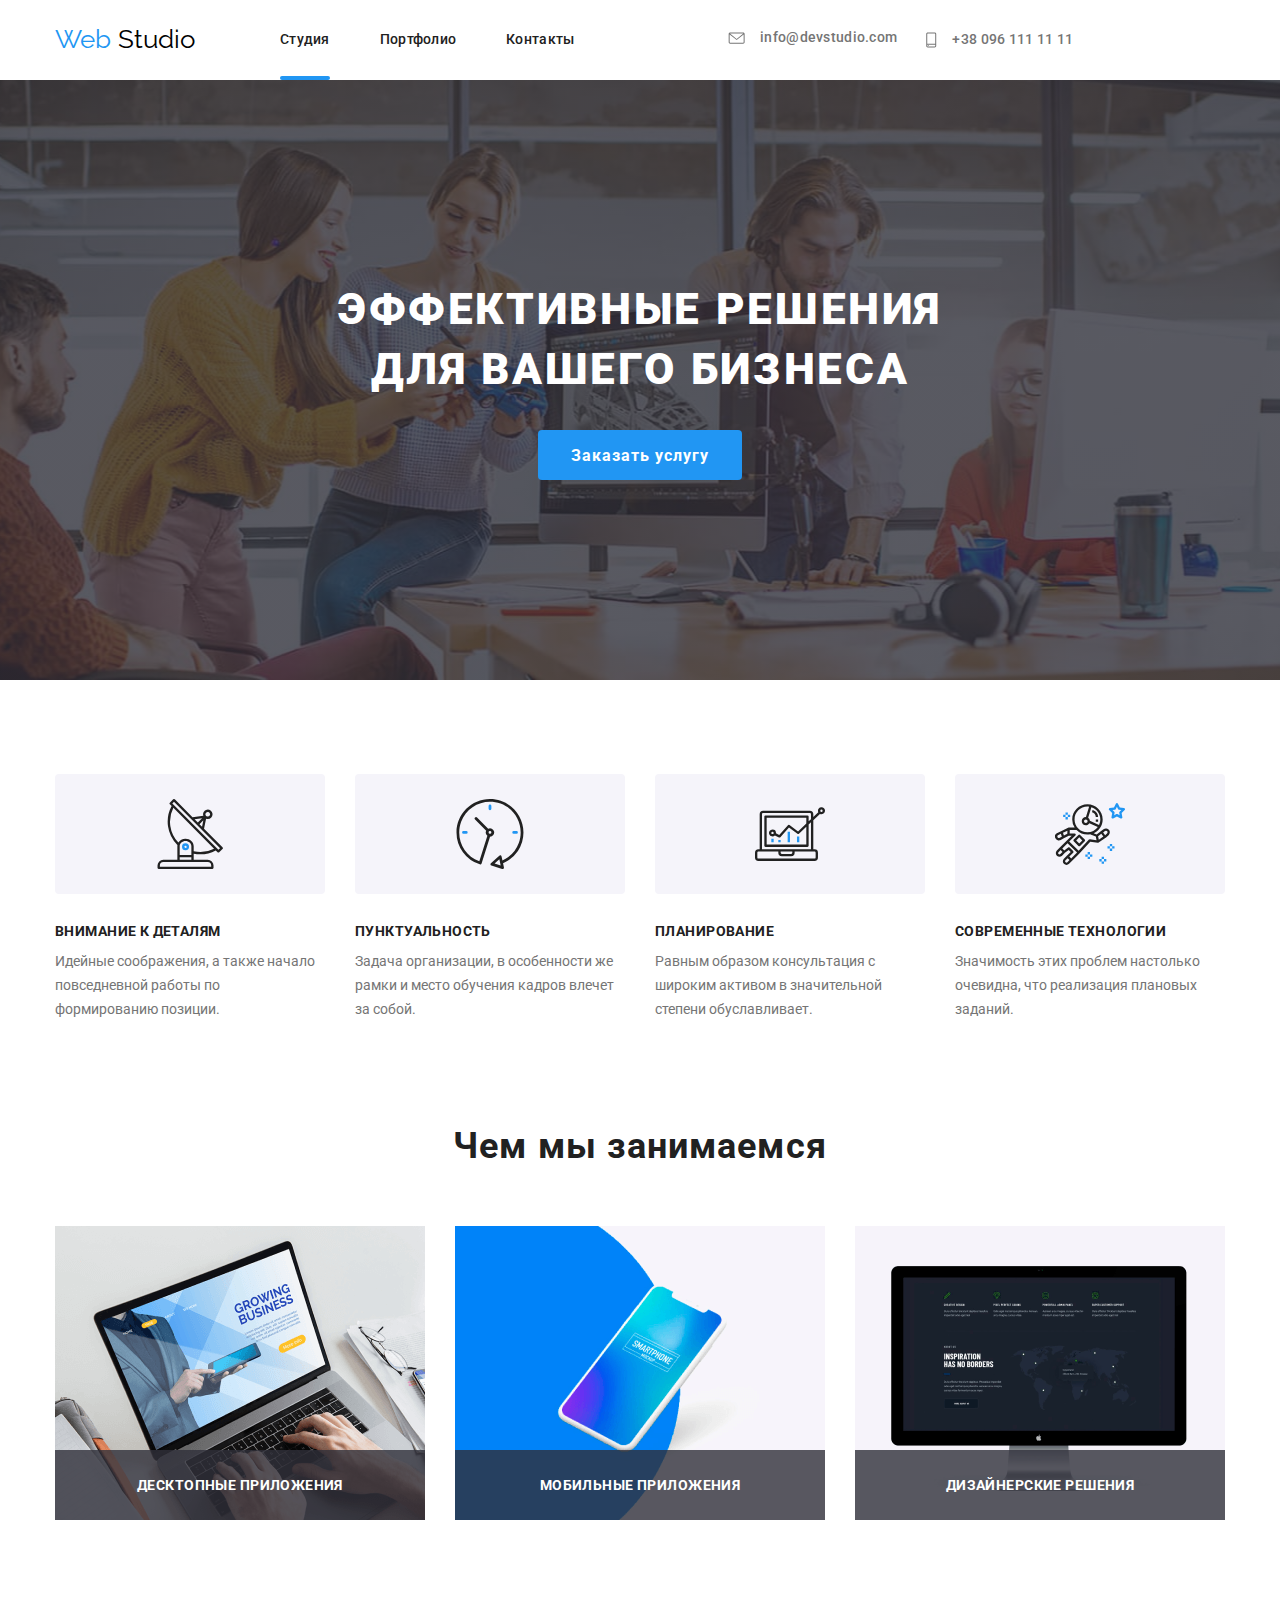
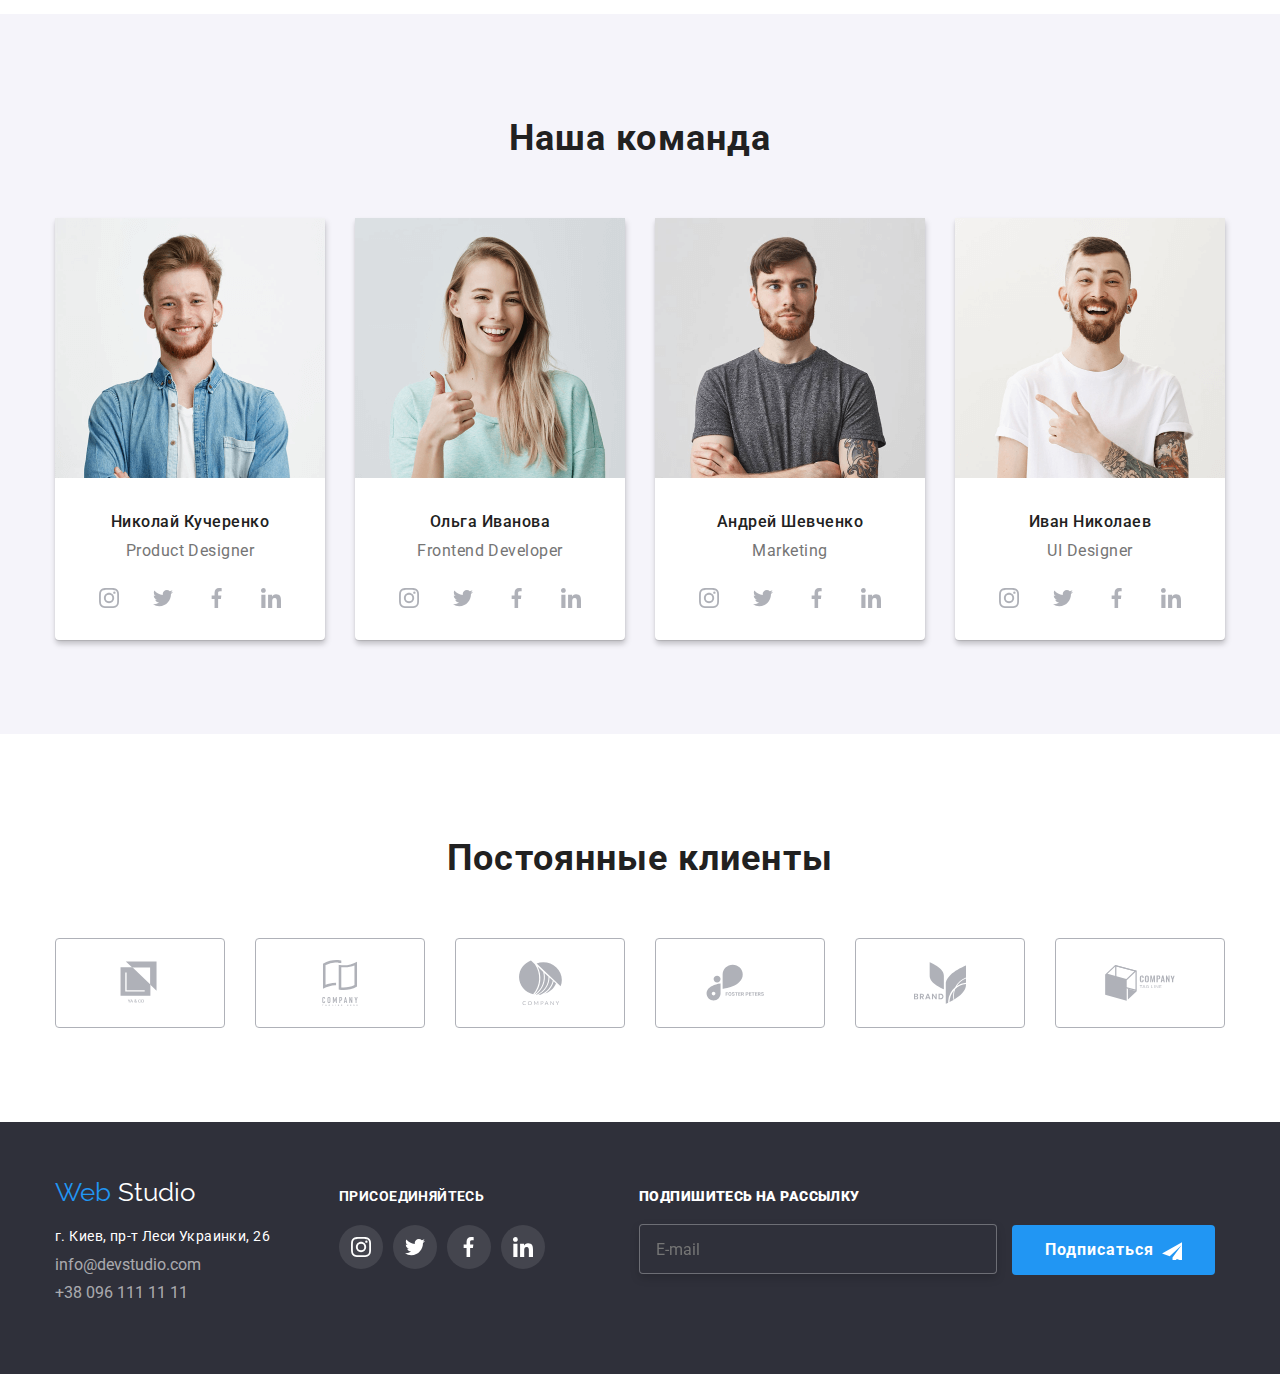
<file: index.html>
<!DOCTYPE html>
<html lang="ru">
  <head>
    <meta charset="UTF-8" />
    <meta name="viewport" content="width=device-width, initial-scale=1.0" />
    <title>Module 01</title>
    <link href="https://fonts.googleapis.com/css2?family=Raleway:wght@700&family=Roboto:wght@400;500;700;900&display=swap" rel="stylesheet"/>
    <link rel="stylesheet" href="./css/normalise.css" />
    <link rel="stylesheet" href="./css/styles.css" />
  </head>

  <body>
    <header class="header">
      <div class="container main-nav">
        <nav class="navigation">
          <a class="logo-1" href="./index.html" lang="en"
            ><span class="web">Web</span> Studio</a>
          <!-- Ссылки на другие страницы  -->
          <ul class="navigation-list">
            <li class="navigation-list-item">
              <a class="navigation-list-link hidden" href="./index.html">Студия</a>
            </li>
            <li class="navigation-list-item">
              <!--target="_blank"-->
              <a class="navigation-list-link" href="./portfolio.html">Портфолио</a>
            </li>
            <li class="navigation-list-item">
              <a class="navigation-list-link" href="./contact">Контакты</a>
            </li>
          </ul>
        </nav>
        <ul class="auth-nav">
          <li class="address-list">
            <address class="address-list-mail">
              <a class="address-mail" href="mailto:info@devstudio.com" lang="en">
                <!--<span><img class="address-icon" src="./images/cmc.svg" alt="cmc"></span>-->
                <svg class="address-icon" width="21" height="17">
                  <use href="./images/sprite.svg#icon-cmc"></use></svg>info@devstudio.com</a>
            </address>
          </li>
          <li class="address-list">
            <address class="address-list-tel">
              <a class="address-tel" href="tel:+38096111111"><!--<span><img class="address-icon" src="./images/tel.svg" alt="tel"></span>-->
                <svg class="address-icon" width="15" height="20">
                  <use href="./images/sprite.svg#icon-tel"></use></svg>+38 096 111 11 11</a>
            </address>
          </li>
        </ul>
      </div>
    </header>
    <main>
      <!--hero секция-->
      <section class="hero">
        <!--<img class="hero-img" src="./images/h1img.png" alt="Сотрудники">-->
        <div class="container">
          <h1 class="hero-title">
            Эффективные решения<br />для вашего бизнеса
          </h1>
          <button data-modal-open class="button">Заказать услугу</button>
        </div>   
      </section>
      <section class="section nopad">
        <div class="container">
          <h2 hidden>Важные акценты</h2>
          <ul class="element-list">
            <li class="element-item">
              <div class="element-item-pic">
                <!--<img class="element-pic" src="./images/Vector.svg" alt="спутник" />-->
                <svg class="element-pic">
                  <use href="./images/sprite.svg#icon-Group"></use>
                </svg>
              </div>
              <h3 class="subject">Внимание к деталям</h3>
              <p class="text">
                Идейные соображения, а также начало повседневной работы по
                формированию позиции.
              </p>
            </li>
            <li class="element-item">
              <div class="element-item-pic">
                <!--<img class="element-pic" src="./images/time.svg" alt="время" />-->
                <svg class="element-pic">
                  <use href="./images/sprite.svg#icon-clock"></use>
                </svg>
              </div>
              <h3 class="subject">Пунктуальность</h3>
              <p class="text">
                Задача организации, в особенности же рамки и место обучения
                кадров влечет за собой.
              </p>
            </li>
            <li class="element-item">
              <div class="element-item-pic">
                <!--<img class="element-pic" src="./images/grafik.svg" alt="график" />-->
                <svg class="element-pic">
                  <use href="./images/sprite.svg#icon-diagram"></use>
                </svg>
              </div>
              <h3 class="subject">Планирование</h3>
              <p class="text">
                Равным образом консультация с широким активом в значительной
                степени обуславливает.
              </p>
            </li>
            <li class="element-item">
              <div class="element-item-pic">
                <!--<img class="element-pic" src="./images/kosmos.svg" alt="космос" />-->
                <svg class="element-pic">
                  <use href="./images/sprite.svg#icon-astronaut"></use>
                </svg>
              </div>
              <h3 class="subject">Современные технологии</h3>
              <p class="text">
                Значимость этих проблем настолько очевидна, что реализация
                плановых заданий.
              </p>
            </li>
          </ul>
        </div>
      </section>
      <!--Чем мы занимаемся-->
      <section class="section">
        <div class="container">
          <h2 class="title">Чем мы занимаемся</h2>
          <ul class="expert">
            <li class="expert-list">
              <a class="expert-item" href="#">
                <img src="./images/img.png" alt="ноутбук"/>
                <p class="subtitle">Десктопные приложения</p>
              </a>
            </li>
            <li class="expert-list">
              <a class="expert-item" href="#">
                <img src="./images/box.png" alt="смартфон"/>
                <p class="subtitle">Мобильные приложения</p>
              </a>
            </li>
            <li class="expert-list">
              <a class="expert-item" href="#">
                <img src="./images/dizain.png" alt="экран"/>
                <p class="subtitle">Дизайнерские решения</p>
              </a>
            </li>
          </ul>
        </div>
      </section>
      <!--Наша команда-->
      <section class="section color">
        <div class="container">
          <h2 class="title">Наша команда</h2>
          <ul class="komand-list">
            <li class="komand-list-item">
              <img class="komand-list-item-img" src="./images/nk.png" alt="Николай Кучеренко"/>
              <h3 class="title-name">Николай Кучеренко</h3>
              <p class="title-desc-list" lang="en">Product Designer</p>
              <ul class="social-links">
                <li class="link">
                  <a href="#" class="social-link-item" aria-label="иконка инстаграм">
                    <!--<img src="./images/instagram.svg" alt=""/>-->
                    <svg class="social-link-svg">
                      <use href="./images/sprite.svg#icon-instagram"></use>
                    </svg>
                  </a>
                </li>
                <li class="link">
                  <a href="#" class="social-link-item" aria-label="иконка твиттер">
                    <!--<img src="./images/twitter1.svg" alt=""/>-->
                    <svg class="social-link-svg">
                      <use href="./images/sprite.svg#icon-twitter"></use>
                    </svg>
                  </a>
                </li>
                <li class="link">
                  <a href="#" class="social-link-item" aria-label="иконка фейсбук">
                    <!--<img src="./images/facebook.svg" alt=""/>-->
                    <svg class="social-link-svg">
                      <use href="./images/sprite.svg#icon-facebook"></use>
                    </svg>
                  </a>
                </li>
                <li class="link">
                  <a href="#" class="social-link-item" aria-label="иконка ликедин">
                    <!--<img src="./images/linkedin.svg" alt=""/>-->
                    <svg class="social-link-svg">
                      <use href="./images/sprite.svg#icon-linkedin"></use>
                    </svg>
                  </a>
                </li>
              </ul>
            </li>
            <li class="komand-list-item">
              <img class="komand-list-item-img" src="./images/oi.png" alt="Ольга Иванова"/>
              <h3 class="title-name">Ольга Иванова</h3>
              <p class="title-desc-list" lang="en">Frontend Developer</p>
              <ul class="social-links komand">
                <li class="link">
                  <a href="#" class="social-link-item" aria-label="иконка инстаграм">
                    <!--<img src="./images/instagram.svg" alt=""/>-->
                    <svg class="social-link-svg">
                      <use href="./images/sprite.svg#icon-instagram"></use>
                    </svg>
                  </a>
                </li>
                <li class="link">
                  <a href="#" class="social-link-item" aria-label="иконка твиттер">
                    <!--<img src="./images/twitter1.svg" alt=""/>-->
                    <svg class="social-link-svg">
                      <use href="./images/sprite.svg#icon-twitter"></use>
                    </svg>
                  </a>
                </li>
                <li class="link">
                  <a href="#" class="social-link-item" aria-label="иконка фейсбук">
                    <!--<img src="./images/facebook.svg" alt=""/>-->
                    <svg class="social-link-svg">
                      <use href="./images/sprite.svg#icon-facebook"></use>
                    </svg>
                  </a>
                </li>
                <li class="link">
                  <a href="#" class="social-link-item" aria-label="иконка ликедин">
                    <!--<img src="./images/linkedin.svg" alt=""/>-->
                    <svg class="social-link-svg">
                      <use href="./images/sprite.svg#icon-linkedin"></use>
                    </svg>
                  </a>
                </li>
              </ul>
            </li>
            <li class="komand-list-item">
              <img class="komand-list-item-img" src="./images/ash.png" alt="Андрей Шевченко"/>
              <h3 class="title-name">Андрей Шевченко</h3>
              <p class="title-desc-list" lang="en">Marketing</p>
              <ul class="social-links">
                <li class="link">
                  <a href="#" class="social-link-item" aria-label="иконка инстаграм">
                    <!--<img src="./images/instagram.svg" alt=""/>-->
                    <svg class="social-link-svg">
                      <use href="./images/sprite.svg#icon-instagram"></use>
                    </svg>
                  </a>
                </li>
                <li class="link">
                  <a href="#" class="social-link-item" aria-label="иконка твиттер">
                    <!--<img src="./images/twitter1.svg" alt=""/>-->
                    <svg class="social-link-svg">
                      <use href="./images/sprite.svg#icon-twitter"></use>
                    </svg>
                  </a>
                </li>
                <li class="link">
                  <a href="#" class="social-link-item" aria-label="иконка фейсбук">
                    <!--<img src="./images/facebook.svg" alt=""/>-->
                    <svg class="social-link-svg">
                      <use href="./images/sprite.svg#icon-facebook"></use>
                    </svg>
                  </a>
                </li>
                <li class="link">
                  <a href="#" class="social-link-item" aria-label="иконка ликедин">
                    <!--<img src="./images/linkedin.svg" alt=""/>-->
                    <svg class="social-link-svg">
                      <use href="./images/sprite.svg#icon-linkedin"></use>
                    </svg>
                  </a>
                </li>
              </ul>
            </li>
            <li class="komand-list-item">
              <img class="komand-list-item-img" src="./images/in.png" alt="Иван Николаев"/>
              <h3 class="title-name">Иван Николаев</h3>
              <p class="title-desc-list" lang="en">UI Designer</p>
              <ul class="social-links">
                <li class="link">
                  <a href="#" class="social-link-item" aria-label="иконка инстаграм">
                    <!--<img src="./images/instagram.svg" alt=""/>-->
                    <svg class="social-link-svg">
                      <use href="./images/sprite.svg#icon-instagram"></use>
                    </svg>
                  </a>
                </li>
                <li class="link">
                  <a href="#" class="social-link-item" aria-label="иконка твиттер">
                    <!--<img src="./images/twitter1.svg" alt=""/>-->
                    <svg class="social-link-svg">
                      <use href="./images/sprite.svg#icon-twitter"></use>
                    </svg>
                  </a>
                </li>
                <li class="link">
                  <a href="#" class="social-link-item" aria-label="иконка фейсбук">
                    <!--<img src="./images/facebook.svg" alt=""/>-->
                    <svg class="social-link-svg">
                      <use href="./images/sprite.svg#icon-facebook"></use>
                    </svg>
                  </a>
                </li>
                <li class="link">
                  <a href="#" class="social-link-item" aria-label="иконка ликедин">
                    <!--<img src="./images/linkedin.svg" alt=""/>-->
                    <svg class="social-link-svg">
                      <use href="./images/sprite.svg#icon-linkedin"></use>
                    </svg>
                  </a>
                </li>
              </ul>
            </li>
          </ul>
        </div>

      </section>
      <!--Постоянные клиенты-->
      <section class="section">
        <div class="container">
          <h2 class="title">Постоянные клиенты</h2>
          <ul class="client">
            <li class="client-item">
              <a class="client-item-a" href="#">
                <!--<img src="./images/Client1.svg" alt="клиент1"/>-->
                <svg class="client-item-svg" width="44" height="49">
                  <use href="./images/sprite.svg#icon-Client1"></use>
                </svg>
              </a>
            </li>
            <li class="client-item">
              <a class="client-item-a" href="#">
                <!--<img src="./images/Client2.svg" alt="клиент2"/>-->
                <svg class="client-item-svg" width="46" height="52">
                  <use href="./images/sprite.svg#icon-Client2"></use>
                </svg>
              </a>
            </li>
            <li class="client-item">
              <a class="client-item-a" href="#">
                <!--<img src="./images/Client3.svg" alt="клиент3"/>-->
                <svg class="client-item-svg" width="45" height="50">
                  <use href="./images/sprite.svg#icon-Client3"></use>
                </svg>
              </a>
            </li>
            <li class="client-item">
              <a class="client-item-a" href="#">
                <!-- ><img src="./images/Client4.svg" alt="клиент4"/>-->
                <svg class="client-item-svg" width="105" height="68">
                  <use href="./images/sprite.svg#icon-Client4"></use>
                </svg>
              </a>
            </li>
            <li class="client-item">
              <a class="client-item-a svg" href="#">
                <!--<img src="./images/Client5.svg" alt="клиент5"/>-->
                <svg class="client-item-svg" width="64" height="52">
                  <use href="./images/sprite.svg#icon-Client5"></use>
                </svg>
              </a>
            </li>
            <li class="client-item">
              <a class="client-item-a" href="#">
                <!--<img src="./images/Client6.svg" alt="клиент6"/>-->
                <svg class="client-item-svg" width="120" height="70">
                  <use href="./images/sprite.svg#icon-Client6"></use>
                </svg>
              </a>
            </li>
          </ul>
        </div>
      </section>
    </main>
    <footer class="footer">
      <div class="container footer-nav">
        <div class="wrapper-footer">
          <div class="footer-logo">
            <a class="logo-2" href="./index.html" lang="en">
              <span class="web">Web</span> Studio</a>
          </div>
           <ul class="footer-address">
            <li class="address-item">
              <address class="address-item-kiev">
                г. Киев, пр-т Леси Украинки, 26
              </address>
            </li>
            <li class="address-item">
              <address class="footer-address-list">
                <a class="footer-address-mail" href="mailto:info@devstudio.com">info@devstudio.com</a>
              </address>
            </li>
            <li class="address-item">
              <address class="footer-address-list">
                <a class="footer-address-tel" href="tel:+38096111111">+38 096 111 11 11</a>
              </address>
            </li>
          </ul>
        </div>
        <div class="footer-social">
          <h2 class="join">присоединяйтесь</h2>
          <ul class="social-links">
            <li class="link">
              <a href="#" class="footer-social-link-item" aria-label="иконка инстаграм">
                 <!--<img src="./images/instagram.svg" alt=""/>-->
                <svg class="footer-social-link-svg">
                  <use href="./images/sprite.svg#icon-instagram"></use>
                </svg>
              </a>
            </li>
            <li class="link">
              <a href="#" class="footer-social-link-item" aria-label="иконка твиттер">
                <!--<img src="./images/twitter1.svg" alt=""/>-->
                <svg class="footer-social-link-svg">
                  <use href="./images/sprite.svg#icon-twitter"></use>
                </svg>
              </a>
            </li>
            <li class="link">
              <a href="#" class="footer-social-link-item" aria-label="иконка фейсбук">
                <!--<img src="./images/facebook.svg" alt=""/>-->
                <svg class="footer-social-link-svg">
                  <use href="./images/sprite.svg#icon-facebook"></use>
                </svg>
              </a>
            </li>
            <li class="link">
              <a href="#" class="footer-social-link-item" aria-label="иконка ликедин">
                <!--<img src="./images/linkedin.svg" alt=""/>-->
                <svg class="footer-social-link-svg">
                  <use href="./images/sprite.svg#icon-linkedin"></use>
                </svg>
              </a>
            </li>
          </ul>
        </div>
        <div class="aside">
          <b class="aside-caption">Подпишитесь на рассылку</b>
          <form action="#" class="footer-form">
            <input type="email" class="footer-form-email" name="email" placeholder="E-mail">
            <!--<label for="email" class="form-label">E-mail</label>-->
           <button type="submit" class="button-icon-cmc">Подписаться</button>
          </form>
        </div>
      </div>
    </footer>
    <div class="backdrop is-hidden" data-modal>
        <form action="#" class="contact-form">
          <h2 class="form-title">Оставьте свои данные, мы вам перезвоним</h2>
          <button data-modal-close type="button" class="modal-close-btn">
            <svg class="modal-close-btn-svg" width="11" height="11">
              <use href="./images/sprite.svg#close"></use>
            </svg>
          </button>
          <div class="form-fieid">
            <input type="text" name="name" id="user-name" class="form-input" placeholder=" " required>
            <label for="user-name" class="form-label">Имя</label>
              <svg class="form-icon" width="18" height="18">
                <use href="./images/sprite.svg#name"></use>
              </svg>
          </div>
          <div class="form-fieid">
            <input type="tel" name="phone" id="phone" class="form-input" placeholder=" " required>
            <label for="phone" class="form-label">Телефон</label>
              <svg class="form-icon" width="18" height="18">
                <use href="./images/sprite.svg#tel"></use>
              </svg>
          </div>
          <div class="form-fieid">
            <input type="email" name="email" id="email" class="form-input" placeholder=" " required>
            <label for="email" class="form-label">Почта</label>
              <svg class="form-icon" width="18" height="18">
                <use href="./images/sprite.svg#email"></use>
              </svg>
          </div>
          <div class="form-fieid">
          <textarea name="message" id="message" class="form-message" placeholder=" "></textarea>
          <label for="message" class="message-label">Комментарий</label>
          </div>
          <label class="option-label">
            <input type="checkbox" name="policy" value="accept-policy" class="form-checkbox">
            <span class="custom-checkbox">
              <svg class="form-icon-checkbox" width="15" height="15">
                <use href="./images/sprite.svg#vector"></use>
              </svg>
            </span>
            <span class="form-option-span">Соглашаюсь с рассылкой и принимаю <a href="#">Условия договора</a></span>
          </label>
          <button type="submit" class="modal-form-button">Отправить</button>
        </form>
    </div>
   <script src="./js/modal.js"></script>
  </body>
</html>
</file>
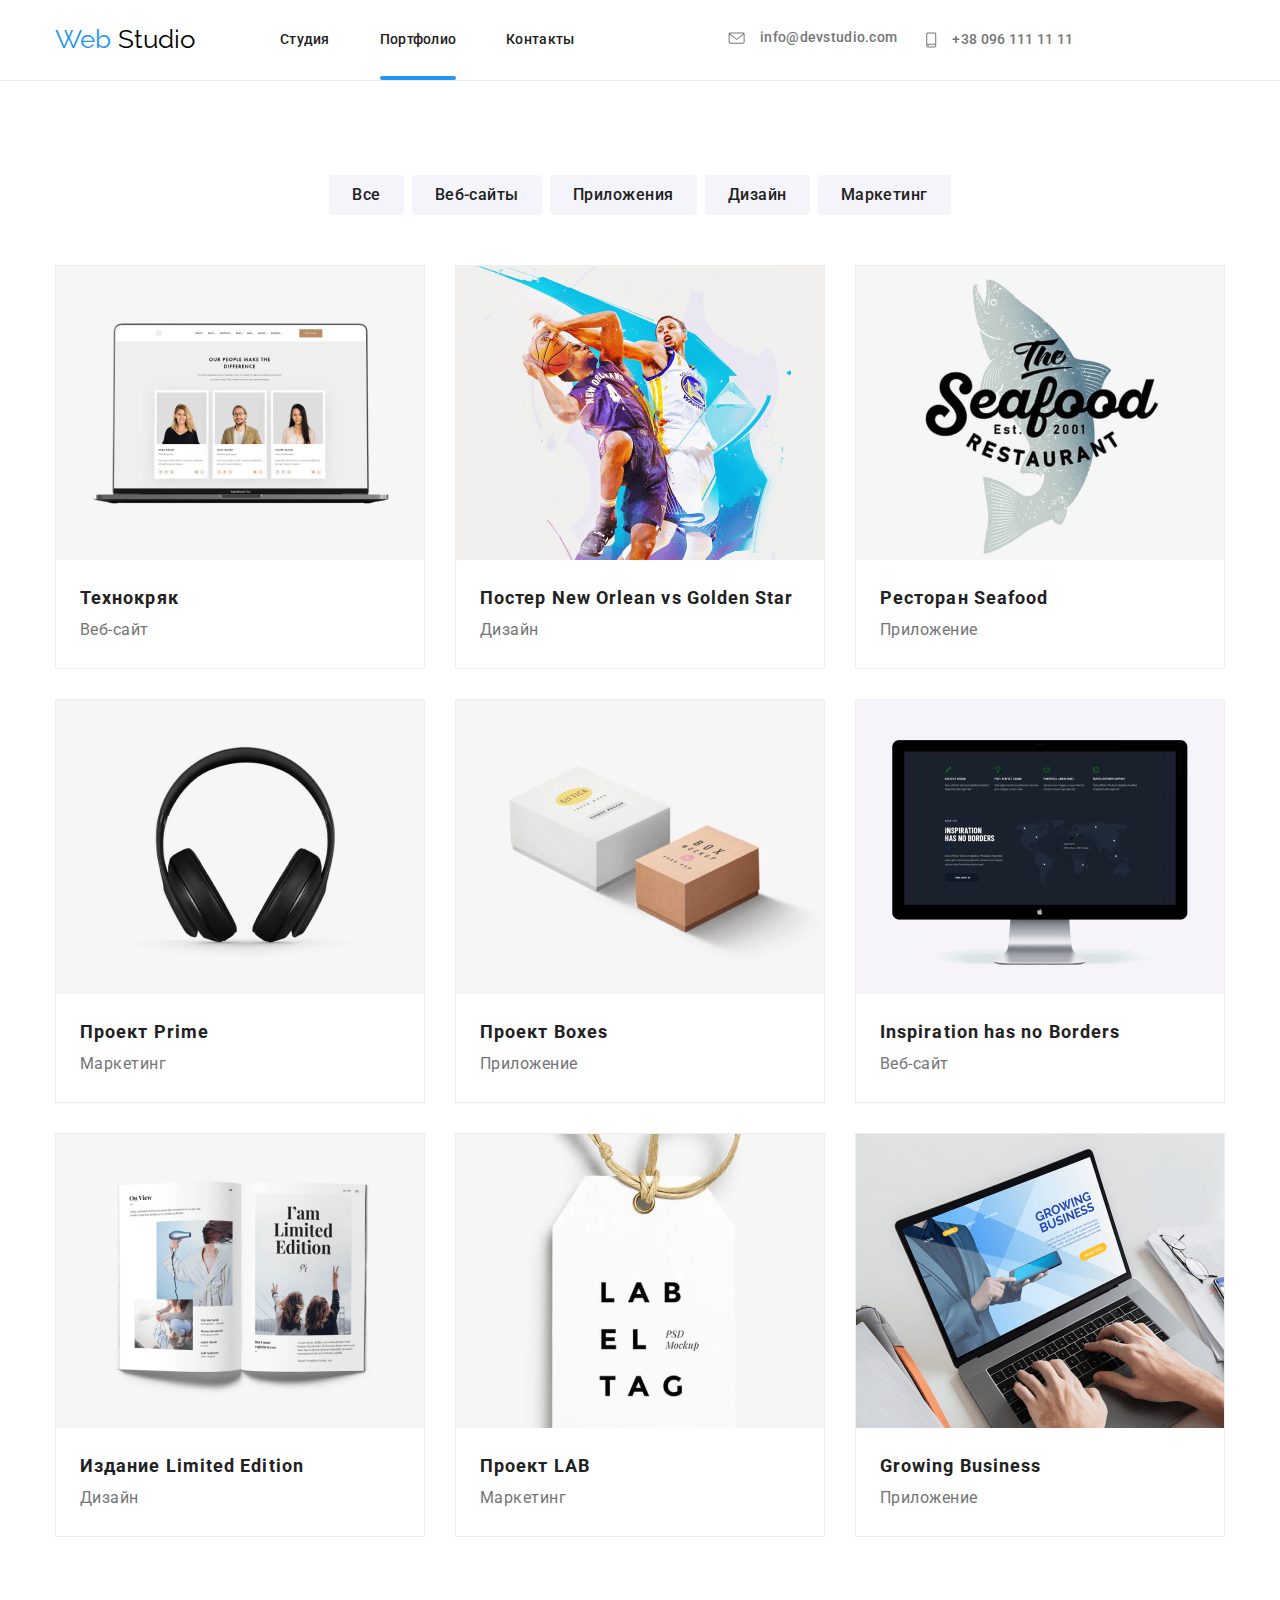
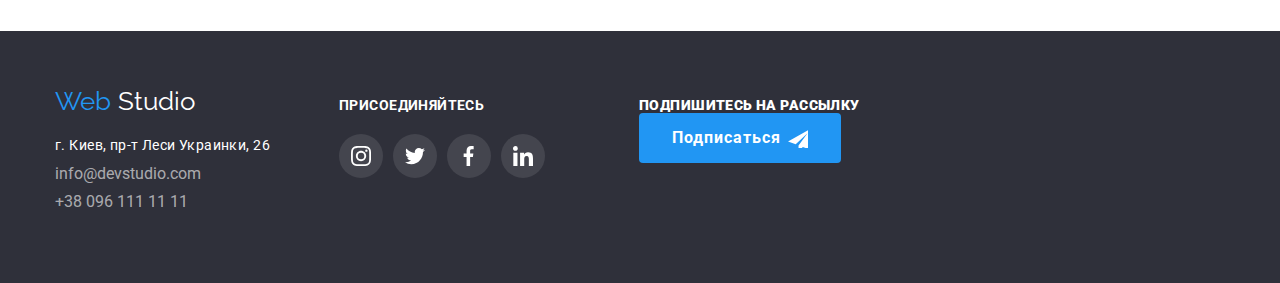
<file: portfolio.html>
<!DOCTYPE html>
 <html lang="ru">
  <head>
    <meta charset="UTF-8" />
    <meta name="viewport" content="width=device-width, initial-scale=1.0" />
    <title>Module 01</title>
    <link href="https://fonts.googleapis.com/css2?family=Raleway:wght@700&family=Roboto:wght@400;500;700;900&display=swap" rel="stylesheet">
    <link rel="stylesheet" href="./css/normalise.css">
    <link rel="stylesheet" href="./css/styles.css">
  </head>

  <body>
    <header class="header portfolio">
      <div class="container main-nav">
        <nav class="navigation">
          <a class="logo-1" href="./index.html" lang="en"><span class="web">Web</span> Studio</a>
          <!-- Ссылки на другие страницы или разделы текущей -->
          <ul class="navigation-list">
            <li class="navigation-list-item">
              <a class="navigation-list-link" href="./index.html">Студия</a>
            </li>
            <li class="navigation-list-item">
              <a class="navigation-list-link hidden" href="./portfolio.html" target="_blank">Портфолио</a>
            </li>
            <li class="navigation-list-item">
              <a class="navigation-list-link" href="./contact">Контакты</a>
            </li>
          </ul>
        </nav>
        <ul class="auth-nav">
          <li class="address-list">
            <address class="address-list-mail">
              <a class="address-mail" href="mailto:info@devstudio.com" lang="en">
                <!--<span><img class="address-icon" src="./images/cmc.svg" alt="cmc"></span>-->
                <svg class="address-icon" width="21" height="17">
                  <use href="./images/sprite.svg#icon-cmc">
                  </use>
                </svg>info@devstudio.com</a>
            </address>
          </li>
          <li class="address-list">
            <address class="address-list-tel">
              <a class="address-tel" href="tel:+38096111111">
                <!--<span><img class="address-icon" src="./images/tel.svg" alt="tel"></span>-->
                <svg class="address-icon" width="15" height="20">
                  <use href="./images/sprite.svg#icon-tel">
                  </use>
                </svg>+38 096 111 11 11</a>
            </address>
          </li>
        </ul>
      </div>
    </header>
    <main class="portfolio-main">
      <div class="container">
        <h1 hidden>примеры работ</h1>
        <ul class="portfolio-btn">
          <li class="button-port"><a href="/"></a>
            <button class="button-link">Все</button>
          </li>
          <li class="button-port"><a href="/"></a>
            <button class="button-link">Веб-сайты</button>
          </li>
          <li class="button-port"><a href="/"></a>
            <button class="button-link">Приложения</button>
          </li>
          <li class="button-port"><a href="/"></a>
            <button class="button-link">Дизайн</button>
          </li>
          <li class="button-port"><a href="/"></a>
            <button class="button-link">Маркетинг</button>
          </li>
        </ul>
    </div>
    <div class="container">  
      <ul class="portfolio-link">

        <li class="portfolio-item">
         <a href="/"  class="portfolio-a">
          <div class="overlay-img">
            <img class="portfolio-link-list" src="./images/img.9.png" alt="Веб-сайты"/>
            <div class="overlay">
              <p class="description">Технокряк это современная площадка распространения коронавируса. Компании используют эту
                платформу для цифрового шпионажа и атак на защищённые сервера конкурентов.</p>
            </div>
          </div> 
          <h3 class="portfolio-caption">Технокряк</h3>
          <p class="portfolio-text">Веб-сайт</p>
          </a>
        </li>
        
        <li class="portfolio-item">
          <a href="/" class="portfolio-a">
            <div class="overlay-img">
            <img class="portfolio-link-list" src="./images/img.1.png" alt="Баскетбол"/>
            <div class="overlay">
               <p class="description">Технокряк это современная площадка распространения коронавируса. Компании используют эту
                платформу для цифрового шпионажа и атак на защищённые сервера конкурентов.</p>
            </div>
            </div>
          <h3 class="portfolio-caption">Постер New Orlean vs Golden Star</h3>
          <p class="portfolio-text">Дизайн</p>
          </a>
        </li>

        <li class="portfolio-item">
          <a href="/" class="portfolio-a">
            <div class="overlay-img">
             <img class="portfolio-link-list" src="./images/img.2.png" alt="Рыба"/>
             <div class="overlay">
               <p class="description">Технокряк это современная площадка распространения коронавируса. Компании используют эту
                платформу для цифрового шпионажа и атак на защищённые сервера конкурентов.</p>
             </div>
            </div>
            <h3 class="portfolio-caption">Ресторан Seafood</h3>
            <p class="portfolio-text">Приложение</p>
          </a>
        </li>

        <li class="portfolio-item">
          <a href="/" class="portfolio-a">
           <div class="overlay-img">
            <img class="portfolio-link-list" src="./images/img.3.png" alt="Наушники"/>
            <div class="overlay">
               <p class="description">Технокряк это современная площадка распространения коронавируса. Компании используют эту
                платформу для цифрового шпионажа и атак на защищённые сервера конкурентов.</p>
            </div>
           </div>
            <h3 class="portfolio-caption">Проект Prime</h3>
            <p class="portfolio-text">Маркетинг</p>
          </a>
        </li>

        <li class="portfolio-item">
          <a href="/" class="portfolio-a">
            <div class="overlay-img">
              <img class="portfolio-link-list" src="./images/img.4.png" alt="Коробки"/>
             <div class="overlay">
               <p class="description">Технокряк это современная площадка распространения коронавируса. Компании используют эту
                платформу для цифрового шпионажа и атак на защищённые сервера конкурентов.</p>
             </div>
            </div>
           <h3 class="portfolio-caption">Проект Boxes</h3>
           <p class="portfolio-text">Приложение</p>
          </a>
        </li>

        <li class="portfolio-item">
          <a href="/" class="portfolio-a">
            <div class="overlay-img">
             <img class="portfolio-link-list" src="./images/img.5.png" alt=""/>
             <div class="overlay">
               <p class="description">Технокряк это современная площадка распространения коронавируса. Компании используют эту
                платформу для цифрового шпионажа и атак на защищённые сервера конкурентов.</p>
             </div>
            </div>
             <h3 class="portfolio-caption">Inspiration has no Borders</h3>
             <p class="portfolio-text">Веб-сайт</p>
          </a>
        </li>

        <li class="portfolio-item">
          <a href="/" class="portfolio-a">
           <div class="overlay-img">
            <img class="portfolio-link-list" src="./images/img.6.png" alt="Книги"/>
             <div class="overlay">
               <p class="description">Технокряк это современная площадка распространения коронавируса. Компании используют эту
                платформу для цифрового шпионажа и атак на защищённые сервера конкурентов.</p>
             </div>
           </div>
            <h3 class="portfolio-caption">Издание Limited Edition</h3>
            <p class="portfolio-text">Дизайн</p>
          </a>
        </li>  

        <li class="portfolio-item">
          <a href="/" class="portfolio-a">
            <div class="overlay-img">
             <img class="portfolio-link-list" src="./images/img.7.png" alt=""/>
             <div class="overlay">
               <p class="description">Технокряк это современная площадка распространения коронавируса. Компании используют эту
                платформу для цифрового шпионажа и атак на защищённые сервера конкурентов.</p>
             </div>
            </div>
            <h3 class="portfolio-caption">Проект LAB</h3>
            <p class="portfolio-text">Маркетинг</p>
          </a>
        </li>

        <li class="portfolio-item">
          <a href="/" class="portfolio-a">
            <div class="overlay-img">
              <img class="portfolio-link-list" src="./images/img.8.png" alt="Веб-сайты"/>
             <div class="overlay">
               <p class="description">Технокряк это современная площадка распространения коронавируса. Компании используют эту
                платформу для цифрового шпионажа и атак на защищённые сервера конкурентов.</p>
             </div>
            </div>
           <h3 class="portfolio-caption">Growing Business</h3>
           <p class="portfolio-text">Приложение</p>
          </a>
        </li>
      </ul>
    </div>
   </main>
   <footer class="footer">
    <div class="container footer-nav">
      <div class="wrapper-footer">
        <div class="footer-logo">
          <a class="logo-2" href="./index.html" lang="en"><span class="web">Web</span> Studio</a>
        </div>
        <ul class="footer-address">
          <li class="address-item">
            <address class="address-item-kiev">г. Киев, пр-т Леси Украинки, 26</address>
          </li>
          <li class="address-item">
            <address class="footer-address-list">
              <a class="footer-address-mail" href="mailto:info@devstudio.com">info@devstudio.com</a>
            </address>
          </li>
          <li class="address-item">
            <address class="footer-address-list">
              <a class="footer-address-tel" href="tel:+38096111111">+38 096 111 11 11</a>
            </address>
          </li>
        </ul>
      </div>
      <div class="footer-social">
        <h2 class="join">присоединяйтесь</h2>
        <ul class="social-links">
          <li class="link"><a href="#" class="footer-social-link-item" aria-label="иконка инстаграм">
              <!--<img src="./images/instagram.svg" alt=""/>-->
              <svg class="footer-social-link-svg">
                <use href="./images/sprite.svg#icon-instagram"></use>
              </svg>
            </a>
          </li>
          <li class="link"><a href="#" class="footer-social-link-item" aria-label="иконка твиттер">
              <!--<img src="./images/twitter1.svg" alt=""/>-->
              <svg class="footer-social-link-svg">
                <use href="./images/sprite.svg#icon-twitter"></use>
              </svg>
            </a>
          </li>
          <li class="link"><a href="#" class="footer-social-link-item" aria-label="иконка фейсбук">
              <!--<img src="./images/facebook.svg" alt=""/>-->
              <svg class="footer-social-link-svg">
                <use href="./images/sprite.svg#icon-facebook"></use>
              </svg>
            </a></li>
          <li class="link"><a href="#" class="footer-social-link-item" aria-label="иконка ликедин">
              <!--<img src="./images/linkedin.svg" alt=""/>-->
              <svg class="footer-social-link-svg">
                <use href="./images/sprite.svg#icon-linkedin"></use>
              </svg>
            </a>
          </li>
        </ul>
      </div>
      <div class="aside">
        <b>Подпишитесь на рассылку</b>
        <ul>
          <li></li>
          <li><button class="button-icon-cmc">Подписаться</button></li>
        </ul>
      </div>
    </div>
  </footer>
 </body>
</html>
</file>
<file: css/styles.css>
/*tel
title{color:#FFFFFF} 
Raleway Bold, Roboto-Medium,Black,Bold,Regular 
 */
* {
  text-decoration: none;
  list-style: none;
  font-family: Roboto;
  font-style: normal;
  margin: 0;
  padding: 0;
}
html {
  box-sizing: border-box;
}

*,
*::before,
*::after {
  box-sizing: inherit;
}

:root {
  --main-font: Roboto;
  --logo-font: Raleway;
  --title-dark-color: #212121;
  --text-dark-theme-color: rgba(255, 255, 255, 0.6);
  --title-text-color: #757575;
  --logo-color: #000000;
  --accent-color: #2196f3;
  --text-fon: #ffffff;
  --timing-function: cubic-bezier(0.4, 0, 0.2, 1);
}

.body {
  font-family: var(--main-font);
  background-color: var(--text-fon);
  color: var(--title-text-color);
}
/* header:лого(лого2 белый,страницы*/
.logo-1 {
  font-family: var(--logo-font);
  font-size: 26px;
  line-height: 0.84;
  color: var(--logo-color);
}
.web {
  font-family: Raleway;
  font-size: 26px;
  line-height: 0.84;
  color: var(--accent-color);
}
/*.logo-1{
    margin-right: 85px;
}*/
/* display: inline-block;
 border-radius: 3px;
  background-color: teal;
  color: white;*/

.container {
  width: 1200px;
  padding-left: 15px;
  padding-right: 15px;
  margin-left: auto;
  margin-right: auto;
}

.navigation {
  display: flex;
  align-items: center;
}

.navigation-list .navigation-list-link {
  display: block;
  align-items: center;
  padding-top: 32px;
  padding-bottom: 32px;
  padding-right: 0;
}
.navigation-list {
  display: flex;
  margin-left: 85px;
}
/*background: #2196F3;
border-radius: 2px;*/
.navigation-list-link {
  position: relative;
  color: var(--title-dark-color);

  transition: color 250ms var(--timing-function);
}
.navigation-list-link.hidden::after {
  position: absolute;
  bottom: 0;
  left: 0;
  display: block;
  content: "";
  width: 100%;
  margin-left: auto;
  margin-right: auto;
  height: 4px;
  background-color: var(--accent-color);
  border-radius: 2px;
  /*opacity: 0;*/
}
/*.navigation-list-link:hover::after {
  background-color: var(--accent-color);
}*/
.navigation-list-item:not(:last-child) {
  margin-right: 50px;
}
.navigation-list-link,
.address-list {
  font-weight: 500;
  font-size: 14px;
  line-height: 1.14;
  letter-spacing: 0.02em;
}

.address-mail,
.address-tel {
  display: flex;
  justify-content: center;
  align-items: center;
  color: var(--title-text-color);
  transition: color 250ms var(--timing-function);
  /*fill 250ms var(--timing-function);*/
}

/*выравнивание адреса*/
.main-nav {
  display: flex;
  align-items: center;
}

.auth-nav {
  display: flex;
  margin: auto;
}

.auth-nav .address-list + .address-list {
  margin-left: 27.24px;
}
.address-mail:hover .address-icon,
.address-tel:hover .address-icon {
  fill: var(--accent-color);
}
.navigation-list-link:hover,
.navigation-list-link:focus,
.address-mail:hover,
.address-mail:focus,
.address-tel:hover,
.address-tel:focus {
  color: var(--accent-color);
}
.address-icon {
  margin-right: 13px;
  fill: var(--title-text-color);
  transition: fill 250ms var(--timing-function);
}
/*.address-icon {
  margin-right: 12.78px;
  color: var(--accent-color);
}*/

/*заглавная*/
.hero {
  max-width: 1600px;
  min-height: 600px;
  margin-left: auto;
  margin-right: auto;
  padding-top: 200px;
  padding-bottom: 200px;

  /*border: 1px solid #000000;*/
  box-sizing: border-box;
  text-align: center;

  background-color: var(--logo-color);
  background-image: linear-gradient(
      to right,
      rgba(47, 48, 58, 0.8),
      rgba(47, 48, 58, 0.8)
    ),
    url("../images/komandaimg.jpg");
  background-repeat: no-repeat;
  background-position: center;
  background-size: cover;
}

.hero-title {
  font-weight: 900;
  font-size: 44px;
  line-height: 1.36;
  color: var(--text-fon);
  letter-spacing: 0.06em;
  text-transform: uppercase;
  margin-bottom: 30px;
}

.button {
  min-width: 200px;
  height: 50px;
  display: inline-block;
  border: 1px solid transparent;
  padding: 10px 32px;
  border-radius: 4px;
  background-color: var(--accent-color);
  color: var(--text-fon);
  font-weight: bold;
  font-size: 16px;
  line-height: 1.87;
  align-items: center;
  text-align: center;
  letter-spacing: 0.06em;
  transition: background-color 250ms var(--timing-function),
    box-shadow 250ms var(--timing-function),
    border-radius 250ms var(--timing-function);
}

.button:hover,
.button:focus {
  background-color: #188ce8;
  box-shadow: 0px 4px 4px rgba(0, 0, 0, 0.15);
  border-radius: 4px;
}

/*Важные акценты*/
.section {
  padding-top: 94px;
  padding-bottom: 94px;
}
.section.nopad {
  padding-top: 94px;
  padding-bottom: 0;
}
.element-list {
  display: flex;
}
.element-item-pic {
  box-sizing: border-box;
  justify-content: center;
  align-content: center;
  width: 270px;
  height: 120px;
  /*content: "";*/
  padding: 25px 100px;
  background: #f5f4fa;
  border-radius: 4px;
  margin-bottom: 30px;
}

.element-pic {
  width: 70px;
  height: 70px;
}
.element-item:not(:last-child) {
  margin-right: 30px;
}

.subject {
  font-weight: bold;
  font-size: 14px;
  line-height: 1.14;
  letter-spacing: 0.03em;
  text-transform: uppercase;
  color: var(--title-dark-color);
  margin-bottom: 10px;
}

.text {
  font-weight: normal;
  font-size: 14px;
  line-height: 1.71;
  color: var(--title-text-color);
}
/*Чем мы занимаемся*/
.expert,
.client {
  display: flex;
}
.expert-list:not(:last-child) {
  margin-right: 30px;
}

.expert-list {
  position: relative;
  width: 370px;
  height: 294px;
}
.subtitle {
  position: absolute;
  bottom: 0;
  left: 0;
  width: 100%;
  height: 70px;
  padding: 27px 82px;

  font-weight: bold;
  font-size: 14px;
  line-height: 1,14;
  text-align: center;
  letter-spacing: 0.03em;
  background-color: rgba(47, 48, 58, 0.8);
  text-transform: uppercase;
  color: var(--text-fon);
}
/*Постоянные клиенты*/
.title {
  font-weight: bold;
  font-size: 36px;
  margin-bottom: 50px;
  line-height: 1.67;
  text-align: center;
  letter-spacing: 0.03em;
  color: var(--title-dark-color);
}
.client-item-a {
  width: 170px;
  height: 90px;
  cursor: pointer;
  display: flex;
  justify-content: center;
  align-items: center;
  border: 1px solid #afb1b8;
  color:#afb1b8;
  box-sizing: border-box;
  border-radius: 4px;
  transition: border 250ms var(--timing-function);
}
.client-item-svg {
  fill: currentColor;
  transition: fill 250ms var(--timing-function);
}
/*.svg:not(:root) {
    overflow: hidden;
}*/

.client-item-svg:hover,
.client-item-svg:focus {
  fill: var(--accent-color);
   
}

.client-item-a:hover,
.client-item-a:focus {
  border: 1px solid var(--accent-color);
}
.client-item:not(:last-child) {
  margin-right: 30px;
}

/*Наша команда*/
.section.color {
  text-align: center;
  background: #f5f4fa;
}

.komand-list {
  display: flex;
  justify-content: center;
}
.komand-list-item {
  width: 270px;
  height: 422px;
  background: #ffffff;
  /*border: 1px solid #eeeeee;*/
  box-sizing: border-box;
  box-shadow: 1px 4px 6px rgba(0, 0, 0, 0.16), 0px 4px 4px rgba(0, 0, 0, 0.06),
    0px 1px 1px rgba(0, 0, 0, 0.12);
  border-radius: 0px 0px 4px 4px;
}
.komand-list-item-img {
  margin-bottom: 30px;
}
.komand-list-item:not(:last-child) {
  margin-right: 30px;
}
.title-name {
  font-weight: 500;
  font-size: 16px;
  line-height: 1.19;
  margin-bottom: 10px;
  text-align: center;
  letter-spacing: 0.03em;
  color: var(--title-dark-color);
}
.title-desc-list {
  font-weight: normal;
  font-size: 16px;
  line-height: 1.19;
  margin-bottom: 16px;
  text-align: center;
  letter-spacing: 0.03em;
  color: var(--title-text-color);
}
/*соц.ссылка команда*/

/*.link:hover,
.link:focus {
  background: var(--accent-color);
  color: var(--accent-color);
}*/
.social-links {
  display: flex;
  justify-content: center;
}
.social-link-item:hover .social-link-svg,
.social-link-item:focus .social-link-svg {
  fill: var(--text-fon);
}
.social-link-item {
  display: flex;
  justify-content: center;
  align-items: center;
  width: 44px;
  height: 44px;
  padding: 12px;
  border-radius: 50%;
  background-color: var(--text-fon);
  transition: background-color 250ms var(--timing-function);
}
.social-link-item:hover,
.social-link-item:focus,
.footer-social-link-item:hover,
.footer-social-link-item:focus {
  background-color: var(--accent-color);
}
.social-link-svg {
  width: 20px;
  height: 20px;
  fill: #afb1b8;
  transition: fill 250ms var(--timing-function);
}
.link:not(:last-child) {
  margin-right: 10px;
}
/*
.icon-inst {
  display: inline-block;
  height: 44px;
  padding: 12px;

  background-color: rgba(255, 255, 255, 0.1);
  background-image: url("../images/instagrambl.svg");
  background-size: 20px;
  background-repeat: no-repeat;
  background-position: center;
  border-radius: 50%;
}
.icon-twitter {
  display: inline-block;
  height: 44px;
  padding: 12px;
  background-color: rgba(255, 255, 255, 0.1);
  background-image: url("../images/twitterbl.svg");
  background-size: 20px;
  background-repeat: no-repeat;
  background-position: center;
  border-radius: 50%;
}
.icon-facebook {
  display: inline-block;
  height: 44px;
  padding: 12px;
  background-color: rgba(255, 255, 255, 0.1);
  background-image: url("../images/facebookbl.svg");
  background-size: 10px;
  background-repeat: no-repeat;
  background-position: center;
  border-radius: 50%;
}
.icon-linkedin {
  display: inline-block;
  height: 44px;
  padding: 12px;
  background-color: rgba(255, 255, 255, 0.1);
  background-image: url("../images/linkedinbl.svg");
  background-size: 20px;
  background-repeat: no-repeat;
  background-position: center;
  border-radius: 50%;
}*/
/*подвал*/

.footer {
  height: 252px;
  background: #2f303a;
}
.wrapper-footer {
  margin-right: 69px;
}
.footer-social {
  margin-right: 94px;
}
.footer-social-link-item {
  display: inline-block;
  width: 44px;
  height: 44px;
  padding: 12px;
  border-radius: 50%;
  background-color: rgba(255, 255, 255, 0.1);

  transition: background-color 250ms var(--timing-function);
}

.footer-social-link-svg {
  width: 20px;
  height: 20px;
  fill: var(--text-fon);
}
.aside {
  font-weight: bold;
  font-size: 14px;
  line-height: 1,14;
  letter-spacing: 0.03em;
  text-transform: uppercase;
  color: var(--text-fon);
}

 /*display: flex;
 align-items: center;
 letter-spacing: 0.03em;*/
.footer-form-email{
 width: 358px;
 height: 50px;
 margin-top: 20px;
 margin-right: 12px;
 padding-left: 16px;
 font-size: 16px;
 line-height: 20px;
 background-color: #2F303A;
 color: var(--text-fon);
 border: 1px solid rgba(255, 255, 255, 0.3);
 box-sizing: border-box;
 filter: drop-shadow(0px 4px 4px rgba(0, 0, 0, 0.15));
 border-radius: 4px;
}
/*.footer-form-email::placeholder {
  font-size: 16px;
  color: var(--text-fon);

}*/

.button-icon-cmc {
  min-width: 200px;
  height: 50px;
  display: inline-flex;
  align-items: center;
  text-align: center;
  border: 1px solid transparent;
  padding: 10px 32px;
  border-radius: 4px;
  background-color: var(--accent-color);
  color: var(--text-fon);
  font-weight: bold;
  font-size: 16px;
  line-height: 1.87;
  letter-spacing: 0.06em;
  cursor: pointer;
  text-transform: none;
}
.button-icon-cmc::after {
  display: block;
  content: "";
  width: 20px;
  height: 20px;
  margin-left: 7.5px;
  background-color: var(--accent-color);
  background-image: url("../images/iconcmc.svg");
}
.footer-nav {
  display: flex;
  align-items: baseline;
  /*justify-content: ;*/
  padding-top: 60px;
  padding-bottom: 60px;
}
.address-item-kiev {
  height: 21px;
  font-weight: normal;
  font-size: 14px;
  line-height: 1.71;
  letter-spacing: 0.03em;
  color: var(--text-fon);
}
.logo-2 {
  font-family: var(--logo-font);
  font-size: 26px;
  line-height: 0.84;
  color: var(--text-fon);
}

.footer-logo {
  margin-bottom: 20px;
}
.address-item:not(:last-child) {
  margin-bottom: 9px;
}
.footer-address-mail,
.footer-address-tel {
  color: var(--text-dark-theme-color);
}
.join {
  font-weight: bold;
  font-size: 14px;
  line-height: 1.14;
  margin-bottom: 20px;
  letter-spacing: 0.03em;
  text-transform: uppercase;
  color: var(--text-fon);
}

/*портфолио*/
.header.portfolio {
  border-bottom: 1px solid #ececec;
}

.portfolio-main {
  padding-top: 94px;
  padding-bottom: 94px;
}
.button-link {
  font-weight: 500;
  font-size: 16px;
  line-height: 1.62;
  display: inline-block;
  border: 1px solid transparent;
  border-radius: 4px;
  padding: 6px 22px;
  text-align: center;
  letter-spacing: 0.03em;
  background: #f5f4fa;
  color: var(--title-dark-color);
  transition: background-color 250ms var(--timing-function),
    color 250ms var(--timing-function), box-shadow 250ms var(--timing-function);
}
.button-link:hover,
.button-link:focus {
  background-color: var(--accent-color);
  color: var(--text-fon);
  box-shadow: 0px 2px 2px rgba(0, 0, 0, 0.12), 0px 1px 2px rgba(0, 0, 0, 0.08),
    0px 3px 1px rgba(0, 0, 0, 0.1);
}
.portfolio-caption {
  font-weight: bold;
  font-size: 18px;
  line-height: 2;
  letter-spacing: 0.06em;
  margin-bottom: 4px;
  padding-right: 24px;
  padding-left: 24px;

  color: var(--title-dark-color);
}
.portfolio-text {
  font-family: Roboto;
  font-style: normal;
  font-weight: normal;
  font-size: 16px;
  line-height: 1,87;
  padding-right: 24px;
  padding-left: 24px;
  letter-spacing: 0.03em;
  color: var(--title-text-color);
}
.portfolio-btn {
  display: flex;
  justify-content: center;
  padding-bottom: 50px;
}
.button-port:not(:last-child) {
  margin-right: 8px;
}
/*галерея*/
.portfolio-link {
  display: flex;
  flex-wrap: wrap;
}
.portfolio-item:hover {
  box-shadow: 1px 4px 6px rgba(0, 0, 0, 0.16), 0px 4px 4px rgba(0, 0, 0, 0.06),
    0px 1px 1px rgba(0, 0, 0, 0.12);
}
.portfolio-link-list{
  display: block;
}

.portfolio-item {
  width: 370px;
  height: 404px;
  margin-right: 30px;
  margin-bottom: 30px;
  background: #FFFFFF;
  border: 1px solid #eeeeee;
  box-sizing: border-box;

  transition: box-shadow 250ms var(--timing-function);
}

.overlay {
  position: absolute;
  top: 0;
  left: 0;
  width: 100%;
  height: 100%;
  background-color: rgba(33, 150, 243, 0.9);

  transform: translatey(100%);
  transition: transform 250ms var(--timing-function);
}
.description {
  display: flex;
  padding: 63px 24px;
  /*width: 322px;
  height: 168px;*/
  font-weight: normal;
  font-size: 18px;
  line-height: 1,6;
  letter-spacing: 0.03em;
  color: var(--text-fon);
}
.portfolio-item:hover .overlay {
  transform: translatey(0);
}
.portfolio-item:nth-child(3n) {
  margin-right: 0;
}
.portfolio-item:nth-last-child(-n + 3) {
  margin-bottom: 0;
}
/*альтернатива
.portfolio-item:not(:nth-child(3n)){
    margin-right: 30px}
 //// калк проценты/
 .portfolio-item:{
     width: calc((100%-60px)/3);
     margin-right: 30px
    }   
 .portfolio-item:nth-child(3n){
    margin-right: 0;   
 }   */
.overlay-img {
  position: relative;
  overflow: hidden;
  margin-bottom: 20px;
}
.portfolio-link-list {
  width: 370px;
  height: 294px;
}
/* модальное окно*/
.backdrop{
  position: fixed;
  top: 0;
  left: 0;
  display: flex;
  justify-content: center;
  align-items: center;    
  width: 100%;
  height: 100%;
  background-color: rgba(0, 0, 0, 0.2);
  z-index: 100;
}
.backdrop.is-hidden{
  opacity: 0;
  pointer-events: none;
}
.contact-form{
    position: relative;
    min-width: 528px;
    min-height: 581px;
    display: flex;
    flex-direction: column;
    padding: 40px;
    
    background-color: var(--text-fon);
    box-shadow: 0px 1px 3px rgba(0, 0, 0, 0.12), 0px 1px 1px rgba(0, 0, 0, 0.14), 0px 2px 1px rgba(0, 0, 0, 0.2);
    border-radius: 4px;
     
}
.modal-close-btn{
  position: absolute;
  top: 8px;
  right: 8px;
  width: 30px;
  height: 30px;
  border-radius: 50%;
  background-color: transparent;
  border: 1px solid rgba(0,0,0,0.1);
  cursor: pointer;
  transition: fill 250ms var(--timing-function);
} 
.modal-close-btn:hover {
  fill: var(--accent-color);
}
.form-icon{
  position: absolute;
  top: 50%;
  left: 16px;
  transform: translateY(-50%);
  fill: var(--title-dark-color);
  transition: fill 250ms var(--timing-function);
}
.form-title{
 font-size: 20px;
 line-height: 23px;
 text-align: center;
 letter-spacing: 0.03em;
 margin-bottom: 30px;

}
/*.contact-form {
width: 448px;
height: 324px;
padding-left: 40px;

}*/

.form-fieid{
 position: relative;
 width: 448px;
 margin-bottom: 28px; 
}

.form-input {
display: block; 
width: 100%;
height: 40px;
padding-left: 42px;
font-weight: normal;
font-size: 14px;
line-height: 1,14;
letter-spacing: 0.01em;
color: #757575;
border: 1px solid rgba(33, 33, 33, 0.2);
box-sizing: border-box;
border-radius: 4px;
background-color: transparent;
transition: transform 250ms var(--timing-function),
border-color 250ms var(--timing-function);     

}
.form-label{
  position: absolute;
  top: 50%;
  left: 42px;
  font-weight: normal;
  font-size: 14px;
  line-height: 1,14;
  letter-spacing: 0.01em;
  color: #757575;
  transform: translateY(-50%); 
  transition: transform 250ms var(--timing-function);
}

.form-message{
display: block; 
width: 100%;
height: 120px;
padding: 12px 16px;

border: 1px solid rgba(33, 33, 33, 0.2);
box-sizing: border-box;
border-radius: 4px;
color: #757575;
resize: none;
transition: color 250ms var(--timing-function), 
border-color 250ms var(--timing-function);
}

.message-label{
  position: absolute;
  top: 0;
  left: 0;
  font-weight: normal;
  font-size: 14px;
  line-height: 1,14;
  letter-spacing: 0.01em;
  color: #757575;
  transition: 250ms;
  padding: 12px 16px;
}

.form-input:focus,
.form-message:focus,
.form-input:not(:placeholder-shown),
.form-message:not(:placeholder-shown) {
  outline: none;
  border-color: var(--accent-color);
}
.form-input:focus + .form-label, 
.form-input:not(:placeholder-shown) + .form-label {
  transform: translate(-30px,-45px);
  color: var(--accent-color);
}
.form-message:focus + .message-label,
.form-message:not(:placeholder-shown) + .message-label {
  transform: translateY(-30px);
  color: var(--accent-color);
}

.form-input:focus ~ .form-icon{
  fill: var(--accent-color);
}

.option-label {
  display: flex;
  align-items: center;
  margin-bottom: 30px;
}
.custom-checkbox {
  display: flex;
  justify-content: center;
  align-items: center;
  width: 16px;
  height: 15px;
  margin-right: 7px;
  border: 2px solid rgba(33, 33, 33, 0.2);
  box-sizing: border-box;
  border-radius: 2px;
  border-color: var(--title-dark-color);
}

.form-checkbox {
  position: absolute;
  width: 1px;
  height: 1px;
  margin: -1px;
  border: 0;
  padding: 0;
  clip: rect(0 0 0 0);
  overflow: hidden;
}

.form-checkbox:checked + .custom-checkbox {
 background-color: var(--accent-color);
 border: 2px solid var(--accent-color);
}

.form-icon-checkbox {
  display: inline-block;
  margin-left: auto;
  margin-right: auto;
  fill:  var(--text-fon);
  transition: fill 250ms var(--timing-function);
}
.checkbox:focus ~ .form-icon-checkbox {
  background-origin: border-box;
  fill: #C4C4C4;
}

.form-option-span {
  font-weight: normal;
  font-size: 14px;
  line-height: 1,7;
  letter-spacing: 0.03em;
  color: var(--title-text-color);
}

.form-option-span a {
  text-decoration: underline;
  color: var(--accent-color);
}
.modal-form-button {
  width: 200px;
  height: 50px;
  display: inline-block;
  border: 1px solid transparent;
  padding: 10px 32px;
  border-radius: 4px;
  margin-left: auto;
  margin-right: auto;
  background-color: var(--accent-color);
  color: var(--text-fon);
  font-weight: bold;
  font-size: 16px;
  line-height: 1.87;
  align-items: center;
  text-align: center;
  letter-spacing: 0.06em;
  cursor: pointer;
  transition: background-color 250ms var(--timing-function),
  box-shadow 250ms var(--timing-function),
  border-radius 250ms var(--timing-function);
}
.modal-form-button:hover,
.modal-form-button:focus {
  background-color: #188ce8;
  box-shadow: 0px 4px 4px rgba(0, 0, 0, 0.15);
  border-radius: 4px;
}
</file>
<file: css/normalise.css>
/ *! normalize.css v8.0.1 | MIT Лицензия | github.com/necolas/normalize.css * /

/ * Документ
   ================================================== ======================== * /

/ **
 * 1. Исправьте высоту строки во всех браузерах.
 * 2. Запрет на изменение размера шрифта после изменения ориентации в iOS.
 * /

html {
  высота строки : 1,15 ; / * 1 * /
  -webkit-text-size-Adjust : 100 % ; / * 2 * /
}

/ * Разделы
   ================================================== ======================== * /

/ **
 * Удалите поля во всех браузерах.
 * /

тело {
  поле : 0 ;
}

/ **
 * Визуально отображать элемент `main` в IE.
 * /

main {
  дисплей : блок;
}

/ **
 * Исправьте размер шрифта и поля для элементов `h1` в разделе` и
 контексты * article` в Chrome, Firefox и Safari.
 * /

h1 {
  размер шрифта : 2 em ;
  маржа : 0,67 em  0 ;
}

/ * Группировка контента
   ================================================== ======================== * /

/ **
 * 1. Добавьте правильный размер окна в Firefox.
 * 2. Показать переполнение в Edge и IE.
 * /

час {
  размер блока : блок содержимого; / * 1 * /
  высота : 0 ; / * 1 * /
  переполнение : видимое; / * 2 * /
}

/ **
 * 1. Исправьте наследование и масштабирование размера шрифта во всех браузерах.
 * 2. Исправьте нечетный размер шрифта `em` во всех браузерах.
 * /

до {
  семейство шрифтов : monospace , monospace; / * 1 * /
  размер шрифта : 1 эм ; / * 2 * /
}

/ * Семантика текстового уровня
   ================================================== ======================== * /

/ **
 * Удалить серый фон на активных ссылках в IE 10.
 * /

{
  цвет фона : прозрачный;
}

/ **
 * 1. Снимите нижнюю границу в Chrome 57-
 * 2. Добавьте правильное оформление текста в Chrome, Edge, IE, Opera и Safari.
 * /

abbr [ title ] {
  граница снизу : нет; / * 1 * /
  текстовое оформление : подчеркивание; / * 2 * /
  текстовое оформление : подчеркнуто пунктирной; / * 2 * /
}

/ **
 * Добавьте правильный вес шрифта в Chrome, Edge и Safari.
 * /

б ,
сильный {
  Вес шрифта : смелее;
}

/ **
 * 1. Исправьте наследование и масштабирование размера шрифта во всех браузерах.
 * 2. Исправьте нечетный размер шрифта `em` во всех браузерах.
 * /

код ,
КБД ,
образец {
  семейство шрифтов : monospace , monospace; / * 1 * /
  размер шрифта : 1 эм ; / * 2 * /
}

/ **
 * Добавьте правильный размер шрифта во всех браузерах.
 * /

маленький {
  размер шрифта : 80 % ;
}

/ **
 * Не допускайте, чтобы элементы `sub` и` sup` влияли на высоту строки в
 * все браузеры.
 * /

суб ,
sup {
  размер шрифта : 75 % ;
  высота строки : 0 ;
  положение : относительное;
  выравнивание по вертикали : базовая линия;
}

sub {
  нижняя часть : -0,25 мкм ;
}

sup {
  верх : -0,5 эм ;
}

/ * Встроенный контент
   ================================================== ======================== * /

/ **
 * Убрать границу с изображениями внутри ссылок в IE 10.
 * /

img {
  стиль границы : нет;
}

/ * Формы
   ================================================== ======================== * /

/ **
 * 1. Изменить стили шрифта во всех браузерах.
 * 2. Удалите поля в Firefox и Safari.
 * /

кнопка ,
вход ,
optgroup ,
выберите ,
textarea {
  семейство шрифтов : наследовать; / * 1 * /
  размер шрифта : 100 % ; / * 1 * /
  высота строки : 1,15 ; / * 1 * /
  поле : 0 ; / * 2 * /
}

/ **
 * Показать переполнение в IE.
 * 1. Показать переполнение в Edge.
 * /

кнопка ,
вход { / * 1 * /
  переполнение : видимое;
}

/ **
 * Убрать наследование преобразования текста в Edge, Firefox и IE.
 * 1. Убрать наследование преобразования текста в Firefox.
 * /

кнопка ,
выберите { / * 1 * /
  преобразование текста : нет;
}

/ **
 * Исправьте невозможность стилизовать кликабельные типы в iOS и Safari.
 * /

кнопка ,
[ type = "button" ] ,
[ type = "reset" ] ,
[ type = "submit" ] {
  -webkit-внешний вид : кнопка;
}

/ **
 * Удалите внутреннюю границу и отступы в Firefox.
 * /

кнопка :: -moz-focus-inner ,
[ type = "button" ] :: -moz-focus-inner ,
[ type = "reset" ] :: -moz-focus-inner ,
[ type = "submit" ] :: -moz-focus-inner {
  стиль границы : нет;
  отступы : 0 ;
}

/ **
 * Восстановление стилей фокуса, не заданных предыдущим правилом.
 * /

кнопка : -моз-фокусировка ,
[ type = "button" ]: -moz-focusring ,
[ type = "reset" ]: -moz-focusring ,
[ type = "submit" ]: -moz-focusring {
  очертить : 1 точек пунктир ButtonText;
}

/ **
 * Исправьте отступы в Firefox.
 * /

fieldset {
  обивка : 0,35 ет  0,75 ет  0,625 ет ;
}

/ **
 * 1. Исправьте перенос текста в Edge и IE.
 * 2. Исправьте наследование цвета от элементов `fieldset` в IE.
 * 3. Удалите отступы, чтобы разработчики не были пойманы, когда они обнуляют
 * `fieldset` элементы во всех браузерах.
 * /

легенда {
  размер коробки : бордюр; / * 1 * /
  цвет : наследовать; / * 2 * /
  дисплей : стол; / * 1 * /
  максимальная ширина : 100 % ; / * 1 * /
  отступы : 0 ; / * 3 * /
  пустое пространство : нормальное; / * 1 * /
}

/ **
 * Добавьте правильное вертикальное выравнивание в Chrome, Firefox и Opera.
 * /

прогресс {
  выравнивание по вертикали : базовая линия;
}

/ **
 * Удалите вертикальную полосу прокрутки по умолчанию в IE 10+.
 * /

textarea {
  переполнение : авто;
}

/ **
 * 1. Добавьте правильный размер окна в IE 10.
 * 2. Удалите отступы в IE 10.
 * /

[ type = "checkbox" ] ,
[ type = "radio" ] {
  размер коробки : бордюр; / * 1 * /
  отступы : 0 ; / * 2 * /
}

/ **
 * Исправьте стиль курсора кнопок увеличения и уменьшения в Chrome.
 * /

[ type = "number" ] :: -webkit-inner-spin-button ,
[ type = "number" ] :: -webkit-external-spin-button {
  высота : авто;
}

/ **
 * 1. Исправьте странный вид в Chrome и Safari.
 * 2. Исправьте стиль контура в Safari.
 * /

[ type = "search" ] {
  -webkit-внешний вид : текстовое поле; / * 1 * /
  смещение контура: -2px; / * 2 * /
}

/ **
 * Удалите внутренние отступы в Chrome и Safari на macOS.
 * /

[ type = "search" ] :: -webkit-search-украшение {
  внешний вид : нет;
}

/ **
 * 1. Исправьте невозможность стилизовать кликабельные типы в iOS и Safari.
 * 2. Измените свойства шрифта на «наследовать» в Safari.
 * /

:: -webkit-file-upload-button {
  -webkit-внешний вид : кнопка; / * 1 * /
  шрифт : наследовать; / * 2 * /
}

/ * Интерактивный
   ================================================== ======================== * /

/ *
 * Добавьте правильное отображение в Edge, IE 10+ и Firefox.
 * /

подробности {
  дисплей : блок;
}

/ *
 * Добавьте правильный дисплей во всех браузерах.
 * /

резюме {
  дисплей : элемент списка;
}

/ * Разное
   ================================================== ======================== * /

/ **
 * Добавьте правильный дисплей в IE 10+.
 * /

шаблон {
  дисплей : нет;
}

/ **
 * Добавьте правильный дисплей в IE 10.
 * /

[ скрыто ] {
  дисплей : нет;
}
</file>
